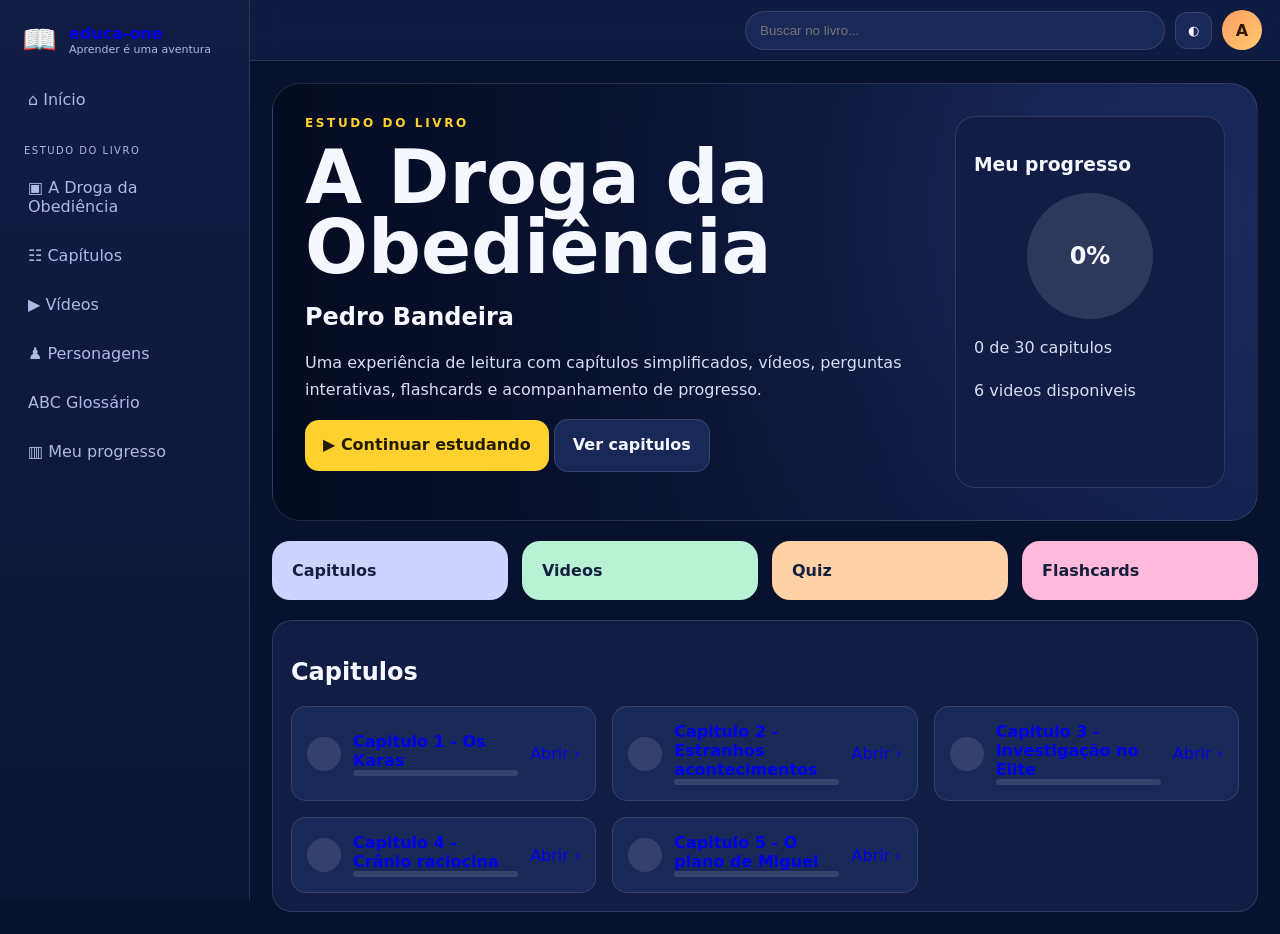
<file: index.html>
<!doctype html><html lang="pt-BR"><head><meta charset="utf-8"><meta name="viewport" content="width=device-width,initial-scale=1,viewport-fit=cover"><meta name="theme-color" content="#111b46"><link rel="manifest" href="./manifest.webmanifest?v=34"><link rel="icon" href="./assets/icons/icon.svg"><link rel="stylesheet" href="./assets/css/styles.css?v=34"><title>educa-one</title></head><body><div class="shell"><aside id="sidebar"><a class="brand" href="#/inicio">📖 <span><b>educa-one</b><small>Aprender é uma aventura</small></span></a><nav><a href="#/inicio">⌂ Início</a><p>ESTUDO DO LIVRO</p><a href="#/livro">▣ A Droga da Obediência</a><a href="#/capitulos">☷ Capítulos</a><a href="#/videos">▶ Vídeos</a><a href="#/personagens">♟ Personagens</a><a href="#/glossario">ABC Glossário</a><a href="#/progresso">▥ Meu progresso</a></nav></aside><section class="main"><header><button id="menu">☰</button><input id="search" placeholder="Buscar no livro..."><button id="install" hidden>Instalar</button><button id="theme">◐</button><span class="avatar">A</span></header><main id="app"><section class="page"><div class="panel">Carregando educa-one...</div></section></main></section></div><div id="overlay"></div><nav class="bottom"><a href="#/inicio">⌂<small>Início</small></a><a href="#/capitulos">☷<small>Capítulos</small></a><a href="#/videos">▶<small>Vídeos</small></a><a href="#/progresso">▥<small>Progresso</small></a></nav><script type="module" src="./assets/js/app.js?v=34"></script></body></html>
</file>
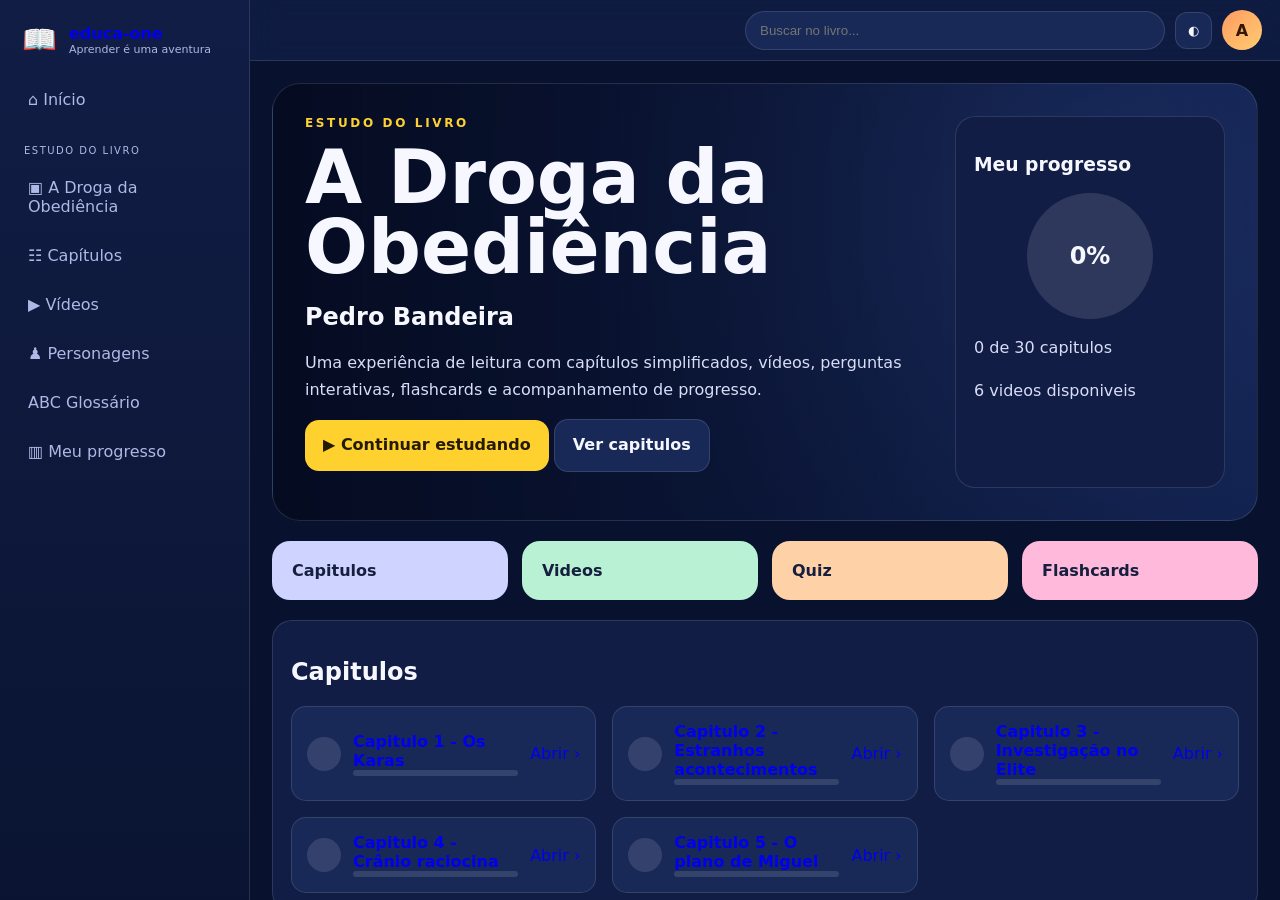
<file: reset.html>
<!doctype html>
<html lang="pt-BR">
<head>
  <meta charset="utf-8">
  <meta name="viewport" content="width=device-width,initial-scale=1">
  <title>educa-one</title>
</head>
<body>
  <p>Atualizando educa-one...</p>
  <script>
    (async()=>{
      if('serviceWorker'in navigator){
        const regs=await navigator.serviceWorker.getRegistrations();
        await Promise.all(regs.map(r=>r.unregister()));
      }
      if('caches'in window){
        const keys=await caches.keys();
        await Promise.all(keys.map(k=>caches.delete(k)));
      }
      location.replace('./?v=22');
    })();
  </script>
</body>
</html>
</file>
<file: assets/css/styles.css>
:root{--bg:#08122e;--panel:#111d45;--panel2:#182957;--text:#f7f8ff;--muted:#aeb9e5;--pri:#5d6cff;--accent:#ffd12f;--ok:#39d18a;--border:rgba(255,255,255,.12)}:root.light{--bg:#eef2ff;--panel:#fff;--panel2:#f5f7ff;--text:#18213f;--muted:#64709a;--border:rgba(32,51,108,.14)}*{box-sizing:border-box}body{margin:0;background:var(--bg);color:var(--text);font-family:Inter,system-ui,sans-serif}.shell{display:grid;grid-template-columns:250px 1fr;min-height:100vh}aside{height:100vh;position:sticky;top:0;padding:18px 14px;background:linear-gradient(#111d45,#0a1432);border-right:1px solid var(--border)}.brand{display:flex;gap:12px;align-items:center;font-size:28px;text-decoration:none;padding:5px 8px 22px}.brand span{font-size:16px}.brand b,.brand small{display:block}.brand small{font-size:11px;color:var(--muted)}nav{display:grid;gap:6px}nav p{font-size:10px;letter-spacing:.15em;color:var(--muted);margin:18px 10px 4px}nav a{padding:12px 14px;border-radius:14px;text-decoration:none;color:var(--muted)}nav a:hover{background:linear-gradient(135deg,var(--pri),#7a4dff);color:white}.main{min-width:0}header{position:sticky;top:0;z-index:20;display:flex;gap:10px;align-items:center;padding:10px 18px;background:color-mix(in srgb,var(--panel) 88%,transparent);backdrop-filter:blur(14px);border-bottom:1px solid var(--border)}header input{margin-left:auto;width:min(420px,50vw);padding:11px 14px;border-radius:999px;border:1px solid var(--border);background:var(--panel2);color:var(--text)}header button{padding:10px 12px;border-radius:12px;border:1px solid var(--border);background:var(--panel2);color:var(--text)}#menu{display:none}.avatar{display:grid;place-items:center;width:40px;height:40px;border-radius:50%;background:linear-gradient(135deg,#ff9b62,#ffcc70);color:#321800;font-weight:900}#app{max-width:1500px;margin:auto;padding:22px}.hero{display:grid;grid-template-columns:1.4fr .6fr;gap:20px;padding:32px;border-radius:28px;border:1px solid var(--border);background:linear-gradient(90deg,rgba(5,11,32,.96),rgba(13,28,72,.72)),radial-gradient(circle at 80% 30%,#4662af,#13234e 55%,#08122e);min-height:320px}.hero h1{font-size:clamp(42px,6vw,74px);line-height:.95;margin:12px 0}.eyebrow{color:var(--accent);letter-spacing:.22em;font-size:12px;font-weight:900}.hero p{max-width:650px;color:#d9def7;line-height:1.65}.btn{display:inline-block;padding:12px 18px;border-radius:14px;text-decoration:none;font-weight:800;border:0}.primary{background:var(--accent);color:#241b00}.secondary{background:var(--panel2);color:var(--text);border:1px solid var(--border)}.progress-card,.panel,.card,.reader{background:var(--panel);border:1px solid var(--border);border-radius:20px;padding:18px}.ring{width:126px;height:126px;margin:16px auto;border-radius:50%;display:grid;place-items:center;background:conic-gradient(var(--ok) var(--p),rgba(255,255,255,.12) 0);font-size:24px;font-weight:900}.quick{display:grid;grid-template-columns:repeat(4,1fr);gap:14px;margin:20px 0}.quick a{padding:20px;border-radius:18px;text-decoration:none;color:#16203e;font-weight:800}.quick a:nth-child(1){background:#cfd3ff}.quick a:nth-child(2){background:#b9f1d5}.quick a:nth-child(3){background:#ffd1a7}.quick a:nth-child(4){background:#ffb9db}.grid{display:grid;grid-template-columns:repeat(auto-fit,minmax(260px,1fr));gap:16px}.chapter{display:grid;grid-template-columns:auto 1fr auto;gap:12px;align-items:center;text-decoration:none;background:var(--panel2);border:1px solid var(--border);padding:15px;border-radius:15px}.dot{width:34px;height:34px;border-radius:50%;display:grid;place-items:center;background:#34416d}.dot.done{background:var(--ok)}.bar{height:6px;border-radius:99px;background:rgba(255,255,255,.12);overflow:hidden}.bar span{display:block;height:100%;background:var(--ok)}.layout{display:grid;grid-template-columns:1fr 280px;gap:18px}.reader{padding:clamp(22px,5vw,60px)}.scene{background:var(--panel2);border:1px solid var(--border);border-radius:16px;padding:20px;margin:14px 0}.scene p{font-family:Georgia,serif;font-size:19px;line-height:1.8}.option{display:block;padding:11px;border:1px solid var(--border);border-radius:12px;margin:8px 0}.flashgrid{display:grid;grid-template-columns:repeat(auto-fit,minmax(220px,1fr));gap:14px}.flash{min-height:170px;border-radius:16px;border:1px solid var(--border);background:linear-gradient(135deg,var(--panel2),#233a7b);color:var(--text);padding:20px}.flash .back{display:none}.flash.flipped .front{display:none}.flash.flipped .back{display:block}.bottom{display:none}#overlay{display:none}.page h1{font-size:clamp(34px,5vw,56px);margin-bottom:6px}.muted{color:var(--muted)}@media(max-width:900px){.shell{display:block}aside{position:fixed;left:0;top:0;width:280px;transform:translateX(-105%);transition:.25s;z-index:50}aside.open{transform:translateX(0)}#overlay.show{display:block;position:fixed;inset:0;background:#0009;z-index:40}#menu{display:block}.hero,.layout{grid-template-columns:1fr}.quick{grid-template-columns:1fr 1fr}.bottom{display:grid;position:fixed;left:0;right:0;bottom:0;z-index:30;grid-template-columns:repeat(4,1fr);background:var(--panel);border-top:1px solid var(--border)}.bottom a{text-align:center;padding:10px 4px;text-decoration:none;color:var(--muted)}.bottom small{display:block}#app{padding:14px 14px 85px}}@media(max-width:520px){.quick{grid-template-columns:1fr}.hero{padding:22px}.hero h1{font-size:42px}header input{width:auto;flex:1}}

.chapter-tabs{display:flex;gap:8px;overflow-x:auto;margin:18px -4px 22px;padding:4px;border-bottom:1px solid var(--border)}.chapter-tab{flex:0 0 auto;padding:11px 14px;border:0;border-bottom:3px solid transparent;background:transparent;color:var(--muted);font-weight:900;cursor:pointer}.chapter-tab:hover,.chapter-tab.active{color:var(--text);border-bottom-color:var(--pri)}.tab-panel[hidden]{display:none}.timeline-list{display:grid;gap:12px;padding-left:28px}.timeline-list li{background:var(--panel2);border:1px solid var(--border);border-radius:16px;padding:16px}.timeline-list p{margin:.45rem 0 0;color:var(--muted);line-height:1.55}
.nf-page{margin:-22px;padding:40px min(5vw,54px) 54px;min-height:calc(100vh - 62px);background:linear-gradient(90deg,#030712 0,#071022 46%,rgba(7,16,34,.72) 100%),radial-gradient(circle at 72% 8%,rgba(139,60,255,.55),transparent 34%),radial-gradient(circle at 88% 28%,rgba(242,123,77,.22),transparent 28%);color:#fff}.nf-hero{display:grid;grid-template-columns:180px minmax(0,540px);gap:28px;align-items:center;min-height:300px}.nf-cover{position:relative;display:flex;flex-direction:column;justify-content:center;gap:12px;min-height:238px;padding:24px 18px;border-radius:10px;overflow:hidden;background:linear-gradient(180deg,rgba(29,10,54,.2),rgba(3,7,18,.2)),radial-gradient(circle at 50% 70%,#f59e0b 0 2px,transparent 3px),linear-gradient(145deg,#1f1144,#081020 58%,#020617);border:1px solid rgba(255,255,255,.18);box-shadow:0 24px 50px #0009}.nf-cover:before{content:"";position:absolute;inset:auto 18px 24px;height:54px;background:linear-gradient(180deg,transparent,#111827),linear-gradient(90deg,#111827,#4c1d95,#111827);clip-path:polygon(0 100%,12% 22%,28% 72%,44% 34%,62% 78%,78% 18%,100% 100%);opacity:.9}.nf-cover b{position:relative;color:#ff3d90;text-transform:uppercase;font-size:24px;line-height:1;text-shadow:0 2px 16px #000}.nf-cover small{position:relative;color:#f9fafb;font-weight:800;text-transform:uppercase;font-size:11px;letter-spacing:.12em}.nf-ribbon{position:absolute;left:-38px;top:18px;z-index:2;width:154px;padding:8px 0;transform:rotate(-35deg);background:linear-gradient(90deg,#facc15,#f97316);color:#190b00;text-align:center;font-size:11px;font-weight:900;text-transform:uppercase;box-shadow:0 8px 18px #0006}.nf-kicker{display:inline-block;padding:9px 16px;border-radius:999px;background:linear-gradient(90deg,#7c3aed,#a855f7);font-size:12px;font-weight:900}.nf-copy h1{font-size:clamp(44px,7vw,72px);line-height:.95;margin:18px 0 8px}.nf-copy h2{margin:0 0 12px;font-size:19px}.nf-copy p{max-width:460px;color:#d5d8e8;line-height:1.6}.nf-progress{display:grid;grid-template-columns:auto minmax(160px,280px) auto;gap:12px;align-items:center;margin-top:22px;color:#cbd5e1}.nf-progress .bar{background:rgba(255,255,255,.13)}.nf-progress b{color:#c084fc}.nf-meta{display:flex;flex-wrap:wrap;gap:22px;margin-top:16px;color:#d5d8e8;font-size:13px}.nf-toolbar{display:flex;justify-content:space-between;gap:14px;align-items:center;margin:20px 0 14px}.nf-filters{display:flex;gap:10px;overflow-x:auto}.nf-filters button,.nf-toolbar span{border:1px solid rgba(255,255,255,.08);background:rgba(15,23,42,.78);color:#cbd5e1;border-radius:8px;padding:10px 14px;white-space:nowrap}.nf-filters .active{background:linear-gradient(90deg,#7c3aed,#9333ea);color:#fff}.nf-grid{display:grid;grid-template-columns:repeat(auto-fill,minmax(190px,1fr));gap:14px}.nf-card{position:relative;display:flex;flex-direction:column;justify-content:space-between;min-height:118px;padding:16px 14px 13px 50px;border-radius:8px;overflow:hidden;text-decoration:none;color:#fff;border:1px solid rgba(255,255,255,.14);background:linear-gradient(180deg,rgba(2,6,23,.16),rgba(2,6,23,.94)),radial-gradient(circle at 70% 45%,rgba(168,85,247,.34),transparent 28%),linear-gradient(135deg,#172033,#050816);box-shadow:0 10px 24px #0005;transition:transform .18s,border-color .18s}.nf-card:nth-child(3n){background:linear-gradient(180deg,rgba(2,6,23,.18),rgba(2,6,23,.94)),radial-gradient(circle at 74% 34%,rgba(245,158,11,.34),transparent 28%),linear-gradient(135deg,#111827,#061525)}.nf-card:nth-child(4n){background:linear-gradient(180deg,rgba(2,6,23,.16),rgba(2,6,23,.94)),radial-gradient(circle at 78% 42%,rgba(59,130,246,.32),transparent 28%),linear-gradient(135deg,#1e1b4b,#020617)}.nf-card:hover{transform:translateY(-4px) scale(1.02);border-color:#a855f7}.nf-number{position:absolute;left:12px;top:13px;display:grid;place-items:center;width:30px;height:30px;border-radius:7px;background:linear-gradient(135deg,#a855f7,#6d28d9);font-weight:900}.nf-play{position:absolute;right:14px;bottom:35px;display:grid;place-items:center;width:30px;height:30px;border:1px solid rgba(255,255,255,.45);border-radius:50%;background:#0007}.nf-title{font-weight:900;line-height:1.2;min-height:48px}.nf-card small{align-self:flex-end;color:#cbd5e1;font-size:11px}.nf-card.done small{color:#22c55e}.nf-card.doing small{color:#facc15}.nf-card-bar{display:block;height:6px;margin:12px 54px 0 0;border-radius:99px;background:rgba(255,255,255,.18);overflow:hidden}.nf-card-bar i{display:block;height:100%;background:linear-gradient(90deg,#a855f7,#22c55e)}@media(max-width:760px){.nf-page{margin:-14px;padding:26px 14px 92px}.nf-hero{grid-template-columns:118px 1fr;gap:16px;min-height:240px}.nf-cover{min-height:170px;padding:18px 12px}.nf-cover b{font-size:17px}.nf-copy h1{font-size:42px}.nf-copy p,.nf-meta{display:none}.nf-progress{grid-template-columns:1fr auto}.nf-progress span{grid-column:1/-1}.nf-toolbar{display:block}.nf-filters{margin-bottom:10px}.nf-grid{grid-template-columns:1fr 1fr}.nf-card{min-height:126px;padding-left:48px}}@media(max-width:480px){.nf-grid{grid-template-columns:1fr}.nf-hero{grid-template-columns:1fr}.nf-cover{max-width:170px}}
.nf-page{background:linear-gradient(90deg,#030712 0,#071022 42%,rgba(7,16,34,.62) 100%),var(--hero-img),radial-gradient(circle at 72% 8%,rgba(139,60,255,.55),transparent 34%),radial-gradient(circle at 88% 28%,rgba(242,123,77,.22),transparent 28%);background-size:cover,cover,auto,auto;background-position:center}.nf-cover{background:linear-gradient(180deg,rgba(8,8,20,.08),rgba(3,7,18,.28)),var(--cover-img),linear-gradient(145deg,#1f1144,#081020 58%,#020617);background-size:cover;background-position:center}.nf-ribbon{left:10px;right:10px;top:10px;width:auto;max-width:none;padding:6px 8px;transform:none;border-radius:6px;font-size:10px;letter-spacing:.04em}.nf-card{background:linear-gradient(180deg,rgba(2,6,23,.12),rgba(2,6,23,.94)),var(--card-img),radial-gradient(circle at 70% 45%,rgba(168,85,247,.34),transparent 28%),linear-gradient(135deg,#172033,#050816);background-size:cover,cover,auto,auto;background-position:center}
.nf-card{aspect-ratio:291/148;min-height:auto;padding:0}.nf-card .nf-card-bar{position:absolute;left:12px;right:70px;bottom:12px;margin:0}.nf-card small{position:absolute;right:12px;bottom:7px;text-shadow:0 2px 8px #000}
.nf-page{position:relative;overflow:hidden}.nf-page>*:not(.nf-hero-img){position:relative;z-index:1}.nf-hero-img{position:absolute;inset:0;width:100%;height:360px;object-fit:cover;object-position:center top;opacity:.58}.nf-card .nf-thumb{position:absolute;inset:0;z-index:0;width:100%;height:100%;object-fit:cover}.nf-card:after{content:"";position:absolute;inset:0;z-index:1;background:linear-gradient(180deg,rgba(2,6,23,.02),rgba(2,6,23,.38))}.nf-card .nf-card-bar,.nf-card small{z-index:2}
.reader,.markdown,.tab-panel{max-width:100%;min-width:0}.markdown p{text-align:justify;overflow-wrap:anywhere;hyphens:auto}.chapter-tabs{flex-wrap:wrap;overflow-x:visible;align-items:stretch;margin-left:0;margin-right:0}.chapter-tab{flex:1 1 130px;min-width:0;white-space:normal;line-height:1.2}.nf-cover{width:180px;max-width:100%;aspect-ratio:2/3;min-height:0;height:auto}.nf-ribbon{box-sizing:border-box;left:10px;right:10px;width:auto;max-width:calc(100% - 20px);white-space:normal;line-height:1.1;font-size:clamp(8px,1.8vw,10px)}@media(max-width:900px){body{overflow-x:hidden}.reader{padding:18px}.scene p{overflow-wrap:anywhere}.chapter-tab{flex:1 1 calc(50% - 8px);font-size:13px;padding:10px 8px}.nf-hero{grid-template-columns:minmax(110px,34vw) minmax(0,1fr);gap:14px;align-items:start}.nf-cover{width:min(34vw,150px)}.nf-ribbon{font-size:8px;padding:5px 6px}.nf-copy{min-width:0}.nf-copy h1,.nf-copy h2,.nf-progress,.nf-toolbar{max-width:100%}}@media(max-width:520px){.reader{padding:16px;border-radius:14px}.reader h1{font-size:clamp(28px,9vw,38px);overflow-wrap:anywhere}.chapter-tabs{gap:6px}.chapter-tab{flex-basis:calc(50% - 6px);font-size:12px}.nf-hero{grid-template-columns:1fr}.nf-cover{width:min(46vw,150px);justify-self:start}.nf-progress{grid-template-columns:1fr auto}.nf-progress .bar{grid-column:1/-1}.nf-copy h1{font-size:40px}.nf-page{overflow-x:hidden}}@media(orientation:landscape) and (max-height:520px){.nf-hero{grid-template-columns:minmax(90px,18vw) minmax(0,1fr);min-height:190px}.nf-cover{width:min(18vw,130px)}.nf-ribbon{font-size:7px;padding:4px 5px}.nf-copy h1{font-size:36px}.nf-copy p{display:none}}
.video-page{background:#030712;color:#fff}.video-banner{overflow:hidden;border:1px solid rgba(255,255,255,.12);border-radius:14px;background:#020617;box-shadow:0 22px 46px #0008}.video-banner img{display:block;width:100%;height:auto;min-height:clamp(360px,50vw,760px);object-fit:contain;background:#000}.video-grid{display:grid;grid-template-columns:repeat(auto-fill,minmax(330px,1fr));gap:18px}.nf-video-card{overflow:hidden;border:1px solid rgba(255,255,255,.14);border-radius:8px;background:rgba(5,10,28,.82);box-shadow:0 16px 32px #0007}.nf-video-media{position:relative;background:#020617}.nf-video-media video,.nf-video-media img{display:block;width:100%;aspect-ratio:16/9;object-fit:cover;background:#000}.nf-video-soon{position:absolute;right:12px;bottom:12px;padding:8px 10px;border-radius:8px;background:#0009;color:#fff;font-weight:900}@media(max-width:760px){.video-banner{border-radius:10px}.video-banner img{min-height:auto}.video-grid{grid-template-columns:1fr}}
</file>
